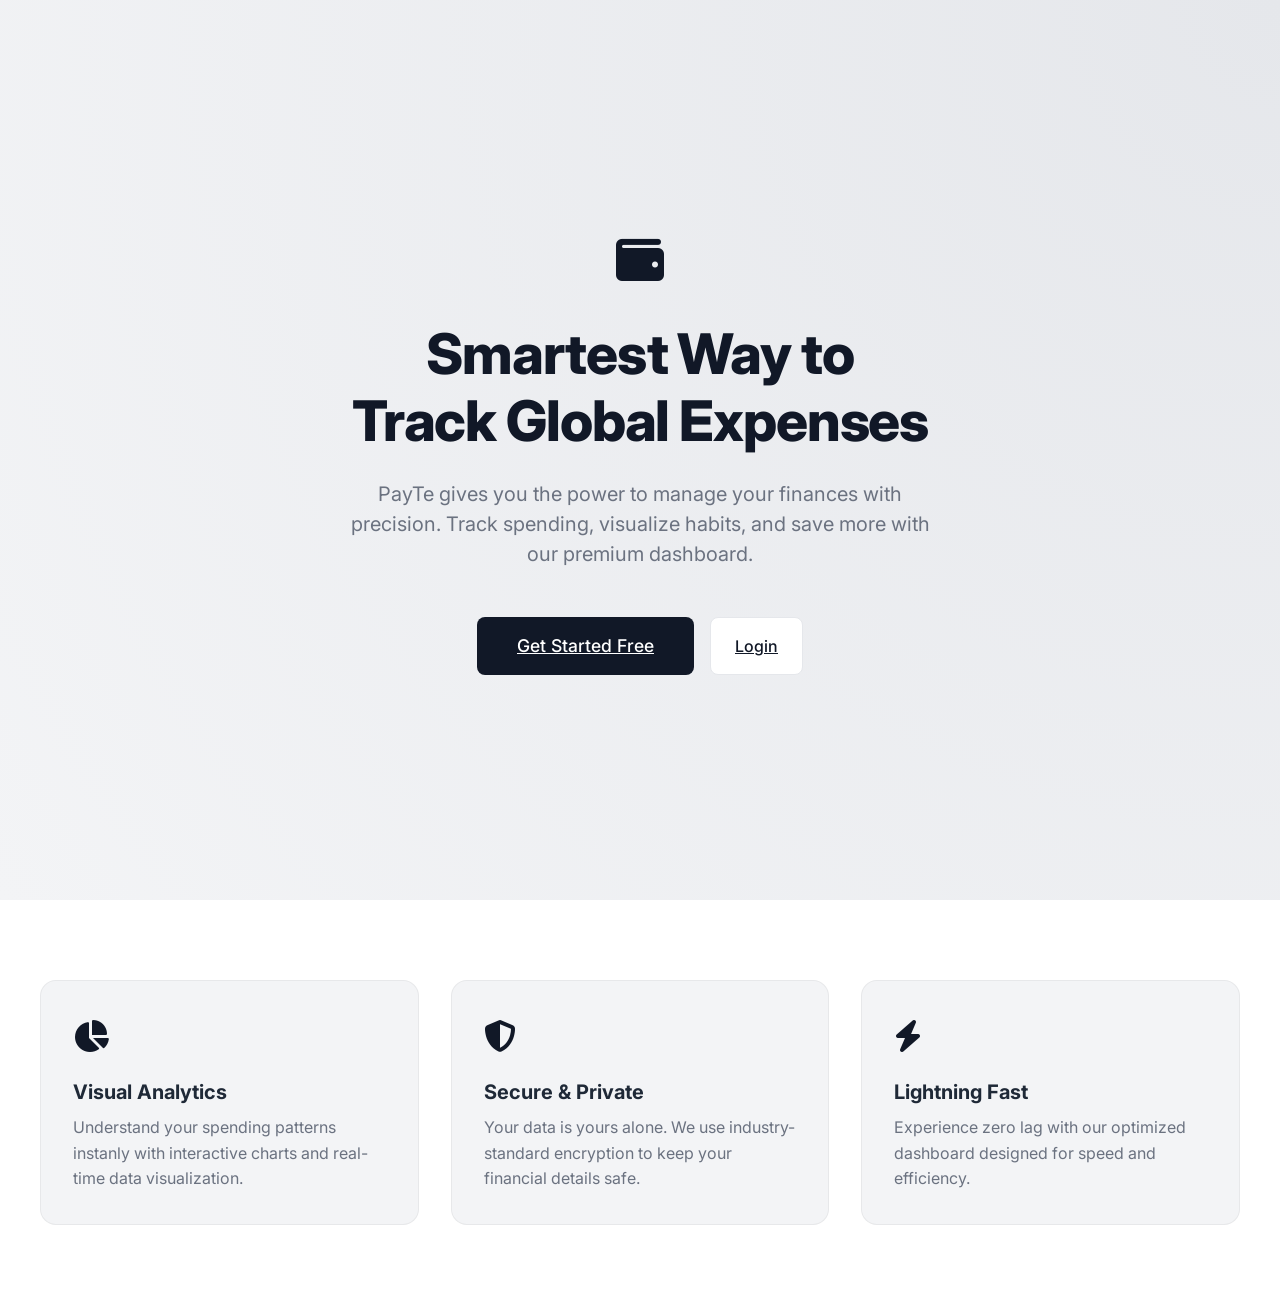
<file: index.html>
<!DOCTYPE html>
<html lang="en">

<head>
    <meta charset="UTF-8">
    <meta name="viewport" content="width=device-width, initial-scale=1.0">
    <meta name="google-site-verification" content="1w6F8yRbeOaw3HXt9SbVgpe4CUx7R-O3sG6JfEAPeXk" />
    <title>PayTe - Master Your Personal Finances</title>
    <link rel="icon" href="assets/logo.png" type="image/png">

    <!-- Google Fonts -->
    <link rel="preconnect" href="https://fonts.googleapis.com">
    <link rel="preconnect" href="https://fonts.gstatic.com" crossorigin>
    <link href="https://fonts.googleapis.com/css2?family=Inter:wght@400;500;600;700;800&display=swap" rel="stylesheet">

    <!-- FontAwesome -->
    <link rel="stylesheet" href="https://cdnjs.cloudflare.com/ajax/libs/font-awesome/6.4.0/css/all.min.css">

    <!-- Styles -->
    <link rel="stylesheet" href="css/main.css">
    <link rel="stylesheet" href="css/landing.css">
</head>

<body>

    <!-- Hero Section -->
    <section class="landing-hero">
        <div class="hero-content">
            <div class="hero-logo">
                <i class="fa-solid fa-wallet"></i>
            </div>
            <h1 class="hero-title">Smartest Way to<br>Track Global Expenses</h1>
            <p class="hero-subtitle">
                PayTe gives you the power to manage your finances with precision.
                Track spending, visualize habits, and save more with our premium dashboard.
            </p>

            <div class="cta-group">
                <a href="auth/signup.html" class="btn btn-primary" style="padding: 1rem 2.5rem; font-size: 1.1rem;">
                    Get Started Free
                </a>
                <a href="auth/login.html" class="btn"
                    style="background: white; color: var(--color-primary); border: 1px solid #e5e7eb;">
                    Login
                </a>
            </div>
        </div>
    </section>

    <!-- Features Section -->
    <section class="features-section">
        <div class="features-grid">
            <!-- Feature 1 -->
            <div class="feature-card">
                <div class="feature-icon"><i class="fa-solid fa-chart-pie"></i></div>
                <h3 class="feature-title">Visual Analytics</h3>
                <p class="feature-desc">Understand your spending patterns instanly with interactive charts and real-time
                    data visualization.</p>
            </div>

            <!-- Feature 2 -->
            <div class="feature-card">
                <div class="feature-icon"><i class="fa-solid fa-shield-halved"></i></div>
                <h3 class="feature-title">Secure & Private</h3>
                <p class="feature-desc">Your data is yours alone. We use industry-standard encryption to keep your
                    financial details safe.</p>
            </div>

            <!-- Feature 3 -->
            <div class="feature-card">
                <div class="feature-icon"><i class="fa-solid fa-bolt"></i></div>
                <h3 class="feature-title">Lightning Fast</h3>
                <p class="feature-desc">Experience zero lag with our optimized dashboard designed for speed and
                    efficiency.</p>
            </div>
        </div>
    </section>

</body>

</html>
</file>
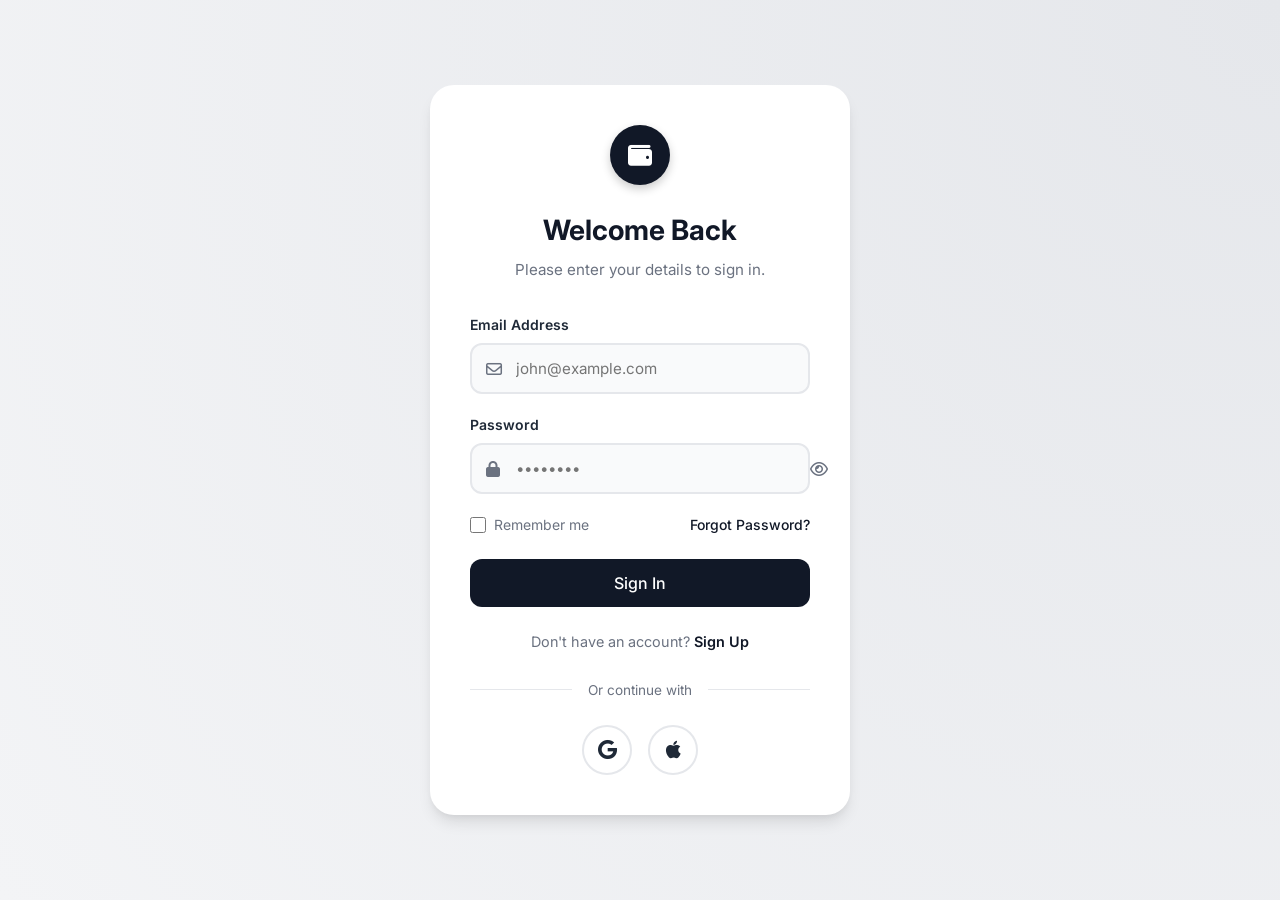
<file: auth/login.html>
<!DOCTYPE html>
<html lang="en">

<head>
    <meta charset="UTF-8">
    <meta name="viewport" content="width=device-width, initial-scale=1.0">
    <title>Login - Smart Expense Tracker</title>
    <link rel="icon" href="../assets/logo.png" type="image/png">
    <!-- Google Fonts -->
    <link rel="preconnect" href="https://fonts.googleapis.com">
    <link rel="preconnect" href="https://fonts.gstatic.com" crossorigin>
    <link href="https://fonts.googleapis.com/css2?family=Inter:wght@400;500;600;700&display=swap" rel="stylesheet">
    <!-- Styles -->
    <link rel="stylesheet" href="../css/main.css">
    <link rel="stylesheet" href="../css/auth.css">
    <!-- FontAwesome -->
    <link rel="stylesheet" href="https://cdnjs.cloudflare.com/ajax/libs/font-awesome/6.4.0/css/all.min.css">
</head>

<body>
    <div class="auth-container fade-in">
        <div class="auth-card slide-up">
            <div class="brand-logo">
                <i class="fa-solid fa-wallet"></i>
            </div>
            <h1>Welcome Back</h1>
            <p class="subtitle">Please enter your details to sign in.</p>

            <form id="loginForm" class="auth-form">
                <div class="form-group">
                    <label for="email" class="floating-label">Email Address</label>
                    <div class="input-wrapper">
                        <i class="fa-regular fa-envelope"></i>
                        <input type="email" id="email" required placeholder="john@example.com">
                    </div>
                </div>

                <div class="form-group">
                    <label for="password" class="floating-label">Password</label>
                    <div class="input-wrapper">
                        <i class="fa-solid fa-lock"></i>
                        <input type="password" id="password" required placeholder="••••••••">
                        <button type="button" class="toggle-password"><i class="fa-regular fa-eye"></i></button>
                    </div>
                </div>

                <div class="form-actions">
                    <label class="remember-me">
                        <input type="checkbox" id="remember">
                        <span class="checkmark"></span>
                        Remember me
                    </label>
                    <a href="#" class="forgot-pass">Forgot Password?</a>
                </div>

                <button type="submit" class="btn btn-primary btn-block">Sign In</button>
            </form>

            <div class="auth-footer">
                <p>Don't have an account? <a href="signup.html">Sign Up</a></p>

                <div class="divider">
                    <span>Or continue with</span>
                </div>

                <div class="social-login">
                    <button class="social-btn"><i class="fa-brands fa-google"></i></button>
                    <button class="social-btn"><i class="fa-brands fa-apple"></i></button>
                </div>
            </div>
        </div>
    </div>
    <script src="../js/auth.js"></script>
</body>

</html>
</file>
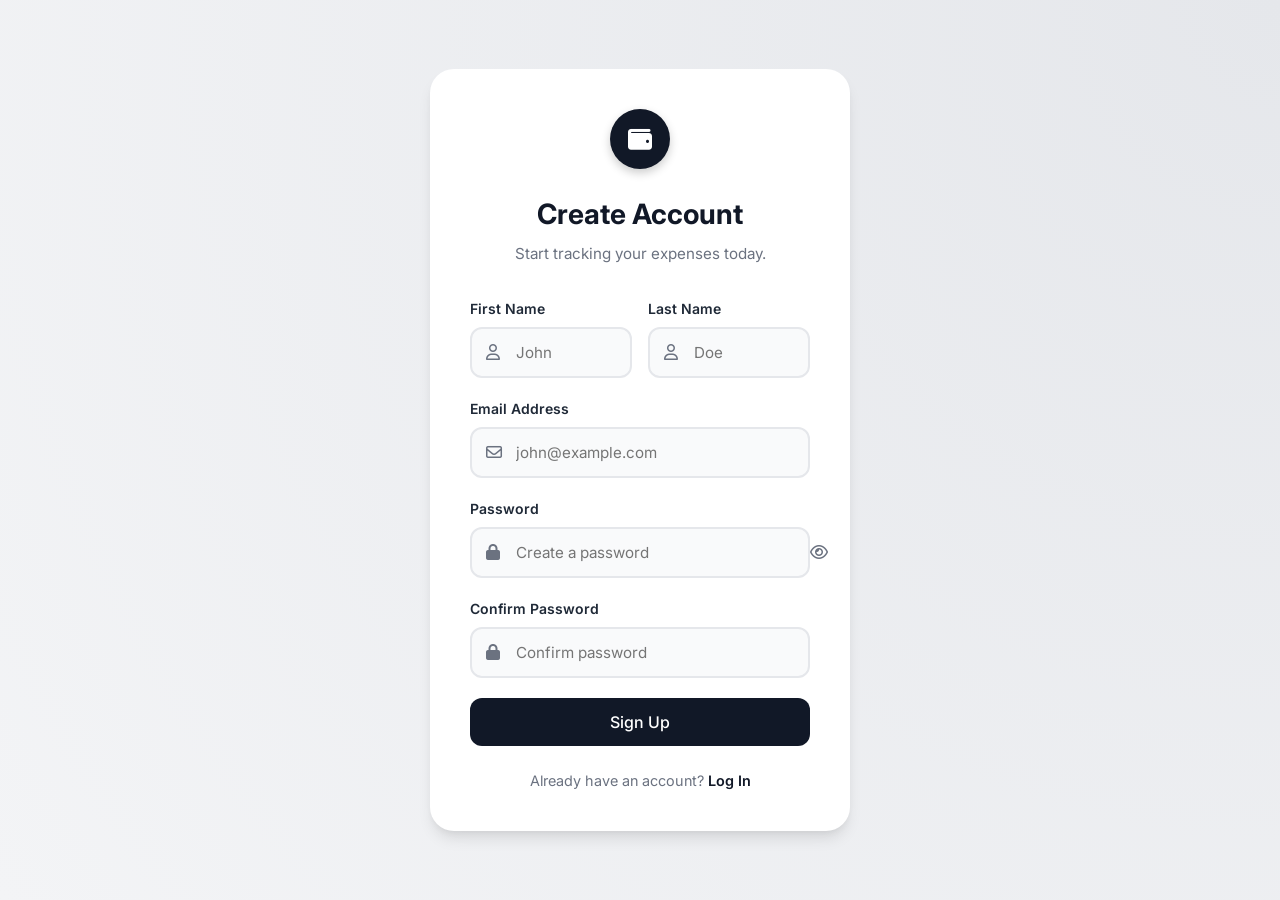
<file: auth/signup.html>
<!DOCTYPE html>
<html lang="en">

<head>
    <meta charset="UTF-8">
    <meta name="viewport" content="width=device-width, initial-scale=1.0">
    <title>Sign Up - Smart Expense Tracker</title>
    <!-- Google Fonts -->
    <link rel="preconnect" href="https://fonts.googleapis.com">
    <link rel="preconnect" href="https://fonts.gstatic.com" crossorigin>
    <link href="https://fonts.googleapis.com/css2?family=Inter:wght@400;500;600;700&display=swap" rel="stylesheet">
    <!-- Styles -->
    <link rel="stylesheet" href="../css/main.css">
    <link rel="stylesheet" href="../css/auth.css">
    <!-- FontAwesome -->
    <link rel="stylesheet" href="https://cdnjs.cloudflare.com/ajax/libs/font-awesome/6.4.0/css/all.min.css">
</head>

<body>
    <div class="auth-container fade-in">
        <div class="auth-card slide-up">
            <div class="brand-logo">
                <i class="fa-solid fa-wallet"></i>
            </div>
            <h1>Create Account</h1>
            <p class="subtitle">Start tracking your expenses today.</p>

            <form id="signupForm" class="auth-form">
                <div class="row">
                    <div class="form-group half">
                        <label for="firstName">First Name</label>
                        <div class="input-wrapper">
                            <i class="fa-regular fa-user"></i>
                            <input type="text" id="firstName" required placeholder="John">
                        </div>
                    </div>
                    <div class="form-group half">
                        <label for="lastName">Last Name</label>
                        <div class="input-wrapper">
                            <i class="fa-regular fa-user"></i>
                            <input type="text" id="lastName" required placeholder="Doe">
                        </div>
                    </div>
                </div>

                <div class="form-group">
                    <label for="email">Email Address</label>
                    <div class="input-wrapper">
                        <i class="fa-regular fa-envelope"></i>
                        <input type="email" id="email" required placeholder="john@example.com">
                    </div>
                </div>

                <div class="form-group">
                    <label for="password">Password</label>
                    <div class="input-wrapper">
                        <i class="fa-solid fa-lock"></i>
                        <input type="password" id="password" required placeholder="Create a password">
                        <button type="button" class="toggle-password"><i class="fa-regular fa-eye"></i></button>
                    </div>
                    <div class="strength-meter">
                        <div class="strength-bar"></div>
                        <span class="strength-text">Weak</span>
                    </div>
                </div>

                <div class="form-group">
                    <label for="confirmPassword">Confirm Password</label>
                    <div class="input-wrapper">
                        <i class="fa-solid fa-lock"></i>
                        <input type="password" id="confirmPassword" required placeholder="Confirm password">
                    </div>
                </div>

                <button type="submit" class="btn btn-primary btn-block">Sign Up</button>
            </form>

            <div class="auth-footer">
                <p>Already have an account? <a href="login.html">Log In</a></p>
            </div>
        </div>
    </div>
    <script src="../js/auth.js"></script>
</body>

</html>
</file>
<file: css/main.css>
/* 
   Smart Expense Tracker - Global Styles 
   Theme: Monochrome / Premium Black
*/

:root {
    /* Color Palette - Monochrome Premium */
    --color-primary: #111827;
    /* Deep Black/Gray */
    --color-primary-light: #374151;
    /* Lighter Gray for hover */
    --color-accent: #000000;
    /* Pure Black for emphasis */

    --color-bg: #F3F4F6;
    /* Light Gray Background */
    --color-surface: #FFFFFF;
    /* White Cards */

    --color-text-main: #1F2937;
    /* Dark Charcoal */
    --color-text-muted: #6B7280;
    /* Muted Gray */
    --color-danger: #EF4444;
    /* Red for errors/expenses */
    --color-success: #10B981;
    /* Green for income (kept subtle) */

    /* Typography */
    --font-family: 'Inter', system-ui, -apple-system, sans-serif;

    /* Shadows & Elevation (Soft & Smooth) */
    --shadow-sm: 0 1px 2px 0 rgba(0, 0, 0, 0.05);
    --shadow-md: 0 4px 6px -1px rgba(0, 0, 0, 0.1), 0 2px 4px -1px rgba(0, 0, 0, 0.06);
    --shadow-lg: 0 10px 15px -3px rgba(0, 0, 0, 0.1), 0 4px 6px -2px rgba(0, 0, 0, 0.05);

    --transition-fast: 0.2s ease;
    --transition-normal: 0.3s cubic-bezier(0.4, 0, 0.2, 1);
    --transition-slow: 0.5s cubic-bezier(0.4, 0, 0.2, 1);
}

/* Dark Mode Overrides */
body.dark-mode {
    --color-bg: #0f1115;
    /* Very Dark Blue/Black */
    --color-surface: #181b21;
    /* Dark Gray for cards */

    --color-primary: #F9FAFB;
    /* Light text for primary in dark mode */
    --color-primary-light: #E5E7EB;

    --color-text-main: #F3F4F6;
    --color-text-muted: #9CA3AF;

    --shadow-sm: 0 1px 2px 0 rgba(0, 0, 0, 0.3);
    --shadow-md: 0 4px 6px -1px rgba(0, 0, 0, 0.4), 0 2px 4px -1px rgba(0, 0, 0, 0.2);
    --shadow-lg: 0 10px 15px -3px rgba(0, 0, 0, 0.4), 0 4px 6px -2px rgba(0, 0, 0, 0.2);

    /* Keep accents */
    --color-accent: #FFFFFF;
}

/* Reset & Base */
*,
*::before,
*::after {
    box-sizing: border-box;
    margin: 0;
    padding: 0;
}

body {
    font-family: var(--font-family);
    background-color: var(--color-bg);
    color: var(--color-text-main);
    line-height: 1.5;
    -webkit-font-smoothing: antialiased;
}

/* Utility Classes for Animations */
.fade-in {
    animation: fadeIn var(--transition-normal) forwards;
    opacity: 0;
}

.slide-up {
    animation: slideUp var(--transition-normal) forwards;
    opacity: 0;
    transform: translateY(20px);
}

@keyframes fadeIn {
    to {
        opacity: 1;
    }
}

@keyframes slideUp {
    to {
        opacity: 1;
        transform: translateY(0);
    }
}

/* Smooth Form Elements */
input,
button,
select {
    font-family: inherit;
    outline: none;
    transition: all var(--transition-fast);
}

/* Button Base */
.btn {
    display: inline-flex;
    align-items: center;
    justify-content: center;
    padding: 0.75rem 1.5rem;
    border-radius: 0.5rem;
    font-weight: 500;
    cursor: pointer;
    border: none;
    transition: transform var(--transition-fast), box-shadow var(--transition-fast), background-color var(--transition-fast);
}

.btn:active {
    transform: scale(0.98);
}

.btn-primary {
    background-color: var(--color-primary);
    color: white;
}

.btn-primary:hover {
    background-color: var(--color-primary-light);
    box-shadow: var(--shadow-md);
    transform: translateY(-1px);
}

/* Card Base */
.card {
    background: var(--color-surface);
    border-radius: 1rem;
    box-shadow: var(--shadow-sm);
    transition: box-shadow var(--transition-normal), transform var(--transition-normal);
}

.card:hover {
    box-shadow: var(--shadow-md);
    transform: translateY(-2px);
    /* Subtle lift */
}
</file>
<file: css/landing.css>
/* Landing Page Specific Styles */
.landing-hero {
    min-height: 100vh;
    display: flex;
    flex-direction: column;
    align-items: center;
    justify-content: center;
    text-align: center;
    padding: 2rem;
    background: radial-gradient(circle at top right, #e5e7eb, #F3F4F6);
    position: relative;
    overflow: hidden;
}

.hero-content {
    max-width: 800px;
    z-index: 2;
    animation: fadeInUp 0.8s ease-out;
}

.hero-logo {
    font-size: 3rem;
    color: var(--color-primary);
    margin-bottom: 1.5rem;
    display: inline-block;
    animation: bounceIn 1s ease;
}

.hero-title {
    font-size: 3.5rem;
    font-weight: 800;
    color: var(--color-primary);
    line-height: 1.2;
    margin-bottom: 1.5rem;
    letter-spacing: -0.02em;
}

.hero-subtitle {
    font-size: 1.25rem;
    color: var(--color-text-muted);
    margin-bottom: 3rem;
    max-width: 600px;
    margin-left: auto;
    margin-right: auto;
}

.cta-group {
    display: flex;
    gap: 1rem;
    justify-content: center;
}

/* Feature Grid */
.features-section {
    padding: 5rem 2rem;
    background: var(--color-surface);
}

.features-grid {
    display: grid;
    grid-template-columns: repeat(auto-fit, minmax(300px, 1fr));
    gap: 2rem;
    max-width: 1200px;
    margin: 0 auto;
}

.feature-card {
    padding: 2rem;
    border-radius: 1rem;
    background: var(--color-bg);
    border: 1px solid rgba(0, 0, 0, 0.05);
    transition: transform 0.3s ease;
}

.feature-card:hover {
    transform: translateY(-5px);
}

.feature-icon {
    font-size: 2rem;
    color: var(--color-primary);
    margin-bottom: 1rem;
}

.feature-title {
    font-size: 1.25rem;
    font-weight: 700;
    margin-bottom: 0.5rem;
    color: var(--color-text-main);
}

.feature-desc {
    color: var(--color-text-muted);
    line-height: 1.6;
}

/* Animations */
@keyframes fadeInUp {
    from {
        opacity: 0;
        transform: translateY(30px);
    }

    to {
        opacity: 1;
        transform: translateY(0);
    }
}

@keyframes bounceIn {
    0% {
        transform: scale(0);
        opacity: 0;
    }

    50% {
        transform: scale(1.2);
    }

    100% {
        transform: scale(1);
        opacity: 1;
    }
}

/* Mobile Adjustments */
@media (max-width: 768px) {
    .hero-title {
        font-size: 2.5rem;
    }

    .cta-group {
        flex-direction: column;
        width: 100%;
        max-width: 300px;
        margin: 0 auto;
    }
}
</file>
<file: css/auth.css>
/* Authentication Specific Styles */

/* Centered Container */
.auth-container {
    min-height: 100vh;
    display: flex;
    align-items: center;
    justify-content: center;
    background: radial-gradient(circle at top right, #e5e7eb, #F3F4F6);
    padding: 1.5rem;
}

/* Auth Card */
.auth-card {
    background: var(--color-surface);
    width: 100%;
    max-width: 420px;
    padding: 2.5rem;
    border-radius: 1.5rem;
    box-shadow: var(--shadow-lg);
    text-align: center;
}

/* Brand Logo */
.brand-logo {
    width: 60px;
    height: 60px;
    background: var(--color-primary);
    color: white;
    border-radius: 50%;
    display: flex;
    align-items: center;
    justify-content: center;
    font-size: 1.5rem;
    margin: 0 auto 1.5rem;
    box-shadow: 0 4px 10px rgba(0, 0, 0, 0.2);
}

/* Typography */
h1 {
    font-size: 1.75rem;
    color: var(--color-primary);
    margin-bottom: 0.5rem;
    font-weight: 700;
}

.subtitle {
    color: var(--color-text-muted);
    margin-bottom: 2rem;
    font-size: 0.95rem;
}

/* Form Styles */
.auth-form {
    text-align: left;
}

.form-group {
    margin-bottom: 1.25rem;
}

.form-group label {
    display: block;
    font-size: 0.875rem;
    font-weight: 600;
    color: var(--color-text-main);
    margin-bottom: 0.5rem;
}

.input-wrapper {
    position: relative;
}

.input-wrapper i {
    position: absolute;
    left: 1rem;
    top: 50%;
    transform: translateY(-50%);
    color: var(--color-text-muted);
    font-size: 1rem;
}

.input-wrapper input {
    width: 100%;
    padding: 0.875rem 1rem 0.875rem 2.75rem;
    /* Space for icon */
    border: 2px solid #E5E7EB;
    border-radius: 0.75rem;
    font-size: 0.95rem;
    color: var(--color-text-main);
    background: #F9FAFB;
    transition: border-color var(--transition-fast), background var(--transition-fast);
}

.input-wrapper input:focus {
    border-color: var(--color-primary);
    background: white;
    box-shadow: 0 0 0 3px rgba(17, 24, 39, 0.1);
}

/* Toggle Password Button */
.toggle-password {
    position: absolute;
    right: 1rem;
    top: 50%;
    transform: translateY(-50%);
    background: none;
    border: none;
    color: var(--color-text-muted);
    cursor: pointer;
    padding: 0;
}

.toggle-password:hover {
    color: var(--color-primary);
}

/* Row for Name fields */
.row {
    display: flex;
    gap: 1rem;
}

.half {
    flex: 1;
}

/* Actions (Remember Me / Forgot Password) */
.form-actions {
    display: flex;
    justify-content: space-between;
    align-items: center;
    margin-bottom: 1.5rem;
    font-size: 0.875rem;
}

.remember-me {
    display: flex;
    align-items: center;
    cursor: pointer;
    color: var(--color-text-muted);
    user-select: none;
}

.remember-me input {
    margin-right: 0.5rem;
    accent-color: var(--color-primary);
    width: 1rem;
    height: 1rem;
}

.forgot-pass {
    color: var(--color-primary);
    text-decoration: none;
    font-weight: 500;
}

.forgot-pass:hover {
    text-decoration: underline;
}

/* Button Block */
.btn-block {
    width: 100%;
    font-size: 1rem;
    padding: 0.875rem;
    border-radius: 0.75rem;
}

/* Footer & Social */
.auth-footer {
    margin-top: 1.5rem;
}

.auth-footer p {
    font-size: 0.9rem;
    color: var(--color-text-muted);
}

.auth-footer a {
    color: var(--color-primary);
    font-weight: 600;
    text-decoration: none;
}

.divider {
    margin: 1.5rem 0;
    position: relative;
    text-align: center;
}

.divider::before {
    content: '';
    position: absolute;
    left: 0;
    top: 50%;
    width: 100%;
    height: 1px;
    background: #E5E7EB;
    z-index: 1;
}

.divider span {
    background: var(--color-surface);
    padding: 0 1rem;
    position: relative;
    z-index: 2;
    color: var(--color-text-muted);
    font-size: 0.85rem;
}

.social-login {
    display: flex;
    justify-content: center;
    gap: 1rem;
}

.social-btn {
    width: 50px;
    height: 50px;
    border: 2px solid #E5E7EB;
    background: white;
    border-radius: 50%;
    display: flex;
    align-items: center;
    justify-content: center;
    font-size: 1.25rem;
    color: var(--color-text-main);
    cursor: pointer;
    transition: all var(--transition-fast);
}

.social-btn:hover {
    border-color: var(--color-primary);
    background: #F9FAFB;
    transform: translateY(-2px);
}

/* Password Strength (Signup) */
.strength-meter {
    margin-top: 0.5rem;
    display: none;
    /* Hidden strictly by default, shown via JS */
}

.strength-bar {
    height: 4px;
    background: #E5E7EB;
    border-radius: 2px;
    overflow: hidden;
    margin-bottom: 0.25rem;
}

.strength-text {
    font-size: 0.75rem;
    color: var(--color-text-muted);
}

/* Mobile Responsiveness */
@media (max-width: 480px) {
    .auth-card {
        padding: 1.5rem;
        box-shadow: none;
        /* Flatter Look on mobile */
        background: transparent;
    }

    .auth-container {
        padding: 1rem;
        background: var(--color-bg);
    }
}
</file>
